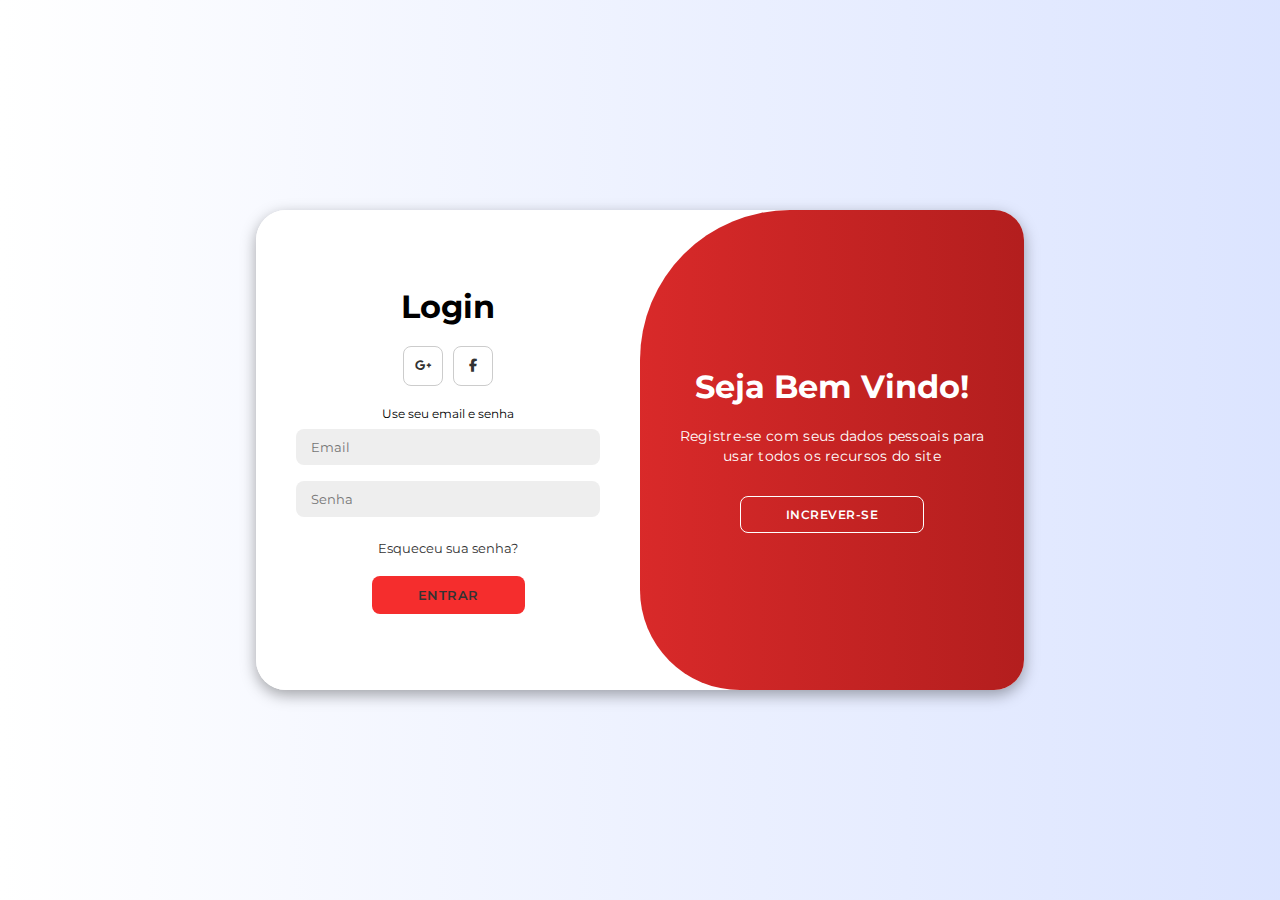
<file: Home fixa/login/index.html>
<!DOCTYPE html>
<html lang="pt-br">

<head>
    <meta charset="UTF-8">
    <meta name="viewport" content="width=device-width, initial-scale=1.0">
    <link rel="stylesheet" href="https://cdnjs.cloudflare.com/ajax/libs/font-awesome/6.4.2/css/all.min.css">
    <link rel="stylesheet" href="style.css">
    <title> Hemonúcleo 🩸💉</title>
</head>

<body>

    <div class="container" id="container">
        <div class="form-container sign-up">
            <form>
                <h1>Crie sua conta</h1>
                <div class="social-icons">
                    <a href="#" class="icon"><i class="fa-brands fa-google-plus-g"></i></a>
                    <a href="#" class="icon"><i class="fa-brands fa-facebook-f"></i></a>
                </div>
                <span>Use seu CNPJ para se resgistra</span>
                <input type="text"id="nome" placeholder="Nome" required>
                <input type="email" id="email" placeholder="Email">
                <input type="password" placeholder="Senha">
                <input type="text" id="cnpj" placeholder="CNPJ"  pattern="[0-9]{2}[\.]?[0-9]{3}[\.]?[0-9]{3}[\/]?[0-9]{4}[-]?[0-9]{2}" required>
                <button>Increver-se</button>
            </form>
        </div>
        <div class="form-container sign-in">
            <form>
                <h1>Login</h1>
                <div class="social-icons">
                    <a href="#" class="icon"><i class="fa-brands fa-google-plus-g"></i></a>
                    <a href="#" class="icon"><i class="fa-brands fa-facebook-f"></i></a>
                </div>
                <span>Use seu email e senha</span>
                <input type="email" id="email" placeholder="Email" required>
                <input type="password" placeholder="Senha" required>
                <a href="#">Esqueceu sua senha?</a>
                <button><a href="../hemonuArearestre/hemo.html">Entrar</a></button>
            </form>
        </div>
        <div class="toggle-container">
            <div class="toggle">
                <div class="toggle-panel toggle-left">
                    <h1>Bem vindo de Volta!</h1>
                    <p>Insira seus dados pessoais para usar todos os recursos do site</p>
                    <button class="hidden" id="login">Login</button>
                </div>
                <div class="toggle-panel toggle-right">
                    <h1>Seja Bem Vindo!</h1>
                    <p>Registre-se com seus dados pessoais para usar todos os recursos do site</p>
                    <button class="hidden" id="register">Increver-se</button>
                </div>
            </div>
        </div>
    </div>

    <script src="script.js"></script>
</body>
</html>
</file>
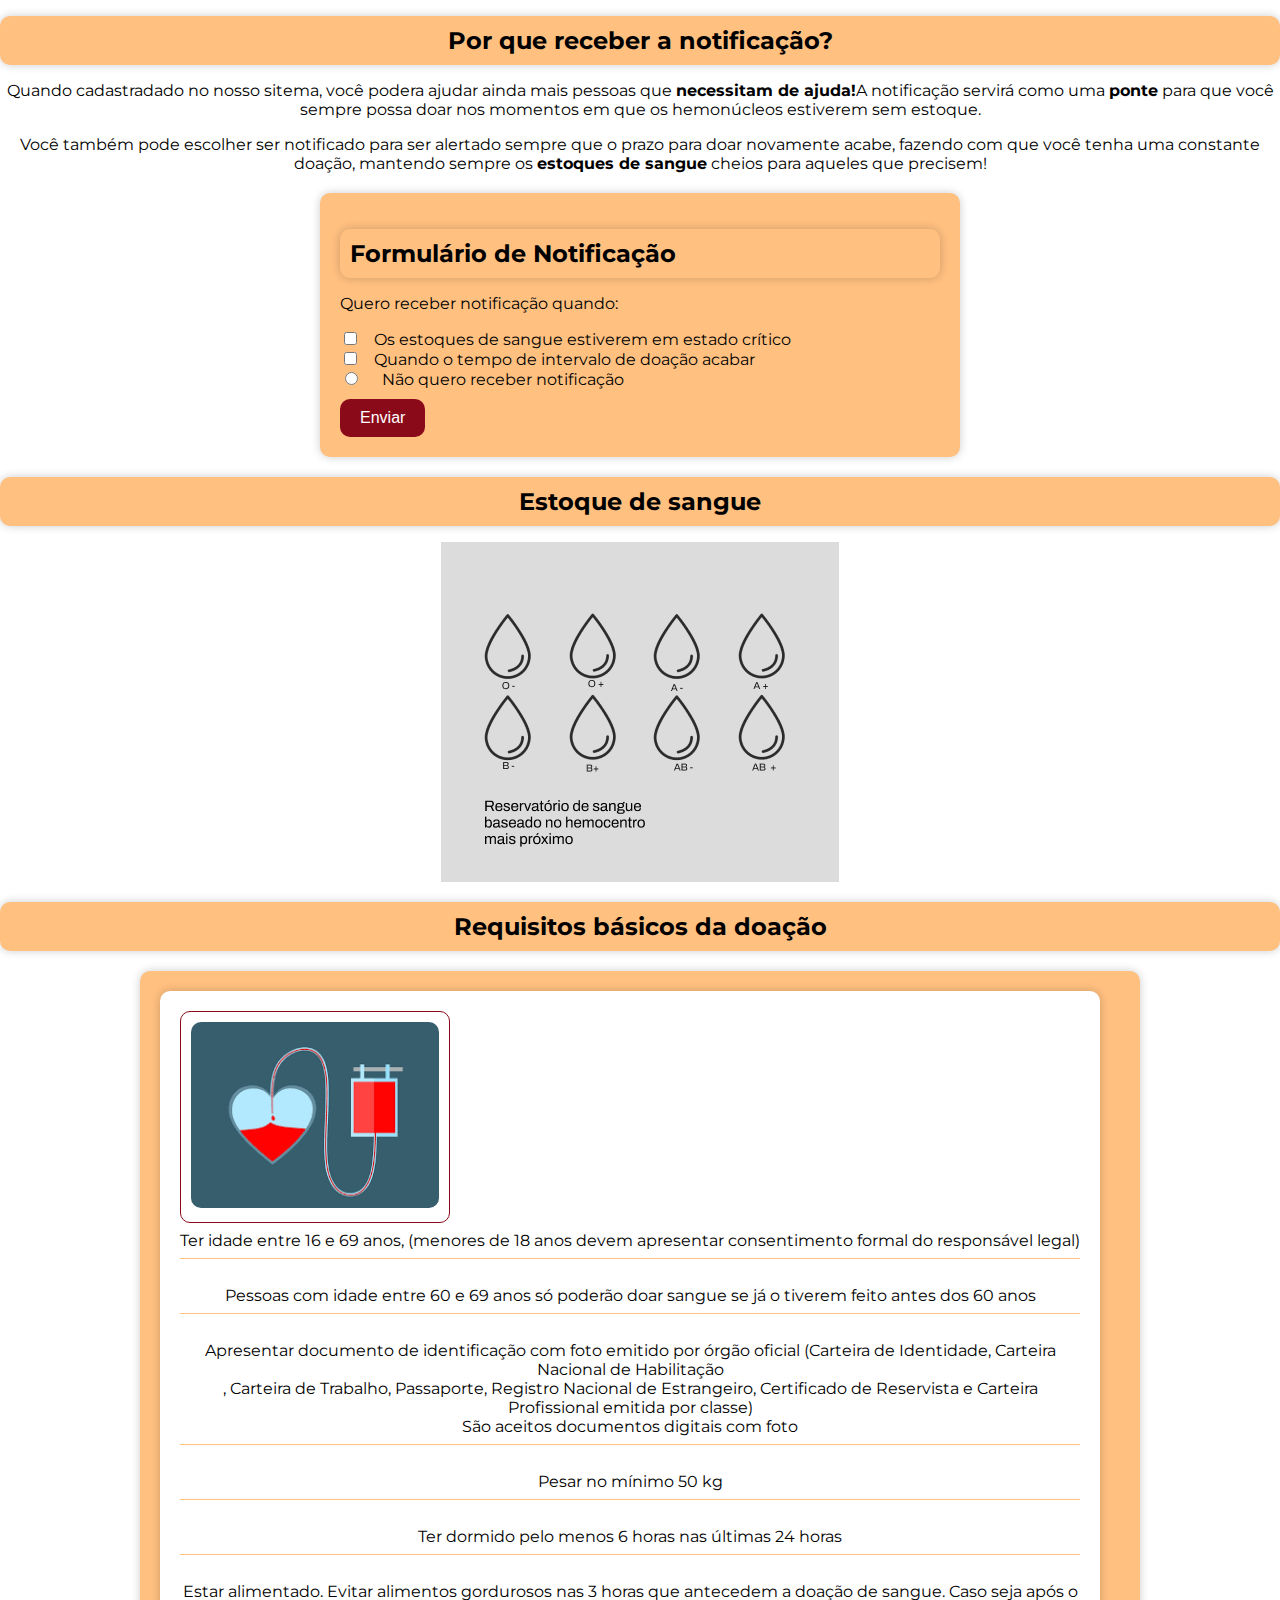
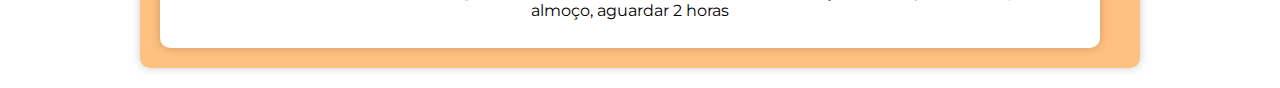
<file: Home fixa/doadorArearestre/doador.html>
<!DOCTYPE html>
<html lang="pt-br">
<head>
    <meta charset="UTF-8">
    <meta name="viewport" content="width=device-width, initial-scale=1.0">
    <style>
        @import url('https://fonts.googleapis.com/css2?family=Montserrat:ital,wght@0,100..900;1,100..900&display=swap');
        </style>
    <title>Revitalize blood</title>
    <link rel="stylesheet" href="doador.css">
</head>
<body>
    <h1 id="h1not">Por que receber a notificação?</h1>
    <p id="nottext">Quando cadastradado no nosso sitema, você podera ajudar ainda mais pessoas que <strong>necessitam de ajuda!</strong>A notificação servirá como uma <strong>ponte</strong> para que você sempre possa doar nos momentos em que os hemonúcleos estiverem sem estoque.<br>
    <p id="nottex">Você também pode escolher ser notificado para ser alertado sempre que o prazo para doar novamente acabe, fazendo com que você tenha uma constante doação, mantendo sempre os <strong>estoques de sangue</strong> cheios para aqueles que precisem!</p>
    </p>
    <form>
        <h1>Formulário de Notificação</h1>
        <p id="nottext">Quero receber notificação quando:</p>
        <input type="checkbox" name="escolha" id="inputnot">
        <label for="escolha">Os estoques de sangue estiverem em estado crítico</label>
        <br>
        <input type="checkbox" name="escolha" id="inputnot">
        <label for="escolha">Quando o tempo de intervalo de doação acabar</label>
        <br>
        <input type="radio" name="escolha" id="inputnot">
        <label for="escolha">Não quero receber notificação</label><br>
        <button id="buttnot">Enviar</button>




    </form>
    <h1 id="mapheader">Estoque de sangue</h1>
    <div class="img">
      <img src="estoque de sangue.png" alt="Estoque de Sangue">
    </div>

    <h1 id="reqheader">Requisitos básicos da doação</h1>

    <div class="container">
        <section id="reqmae">
            <div id="reqtext">
                <article id="img"><img src="images.png" alt=""></article>
    <ul>
        <li>
            Ter idade entre 16 e 69 anos, (menores de 18 anos devem apresentar consentimento formal do responsável legal)
        </li><br>
        <li>Pessoas com idade entre 60 e 69 anos só poderão doar sangue se já o tiverem feito antes dos 60 anos</li><br>
        <li>Apresentar documento de identificação com foto emitido por órgão oficial (Carteira de Identidade, Carteira Nacional de Habilitação<br>, Carteira de Trabalho, Passaporte, Registro Nacional de Estrangeiro, Certificado de Reservista e Carteira Profissional emitida por classe)<br> 
            São aceitos documentos digitais com foto</li><br>
        <li>Pesar no mínimo 50 kg</li><br>
        <li>Ter dormido pelo menos 6 horas nas últimas 24 horas</li><br>
        <li>Estar alimentado. Evitar alimentos gordurosos nas 3 horas que antecedem a doação de sangue. Caso seja após o almoço, aguardar 2 horas</li>
    </ul>
</div>
    </section>
</div>
</body>
</html>
</file>
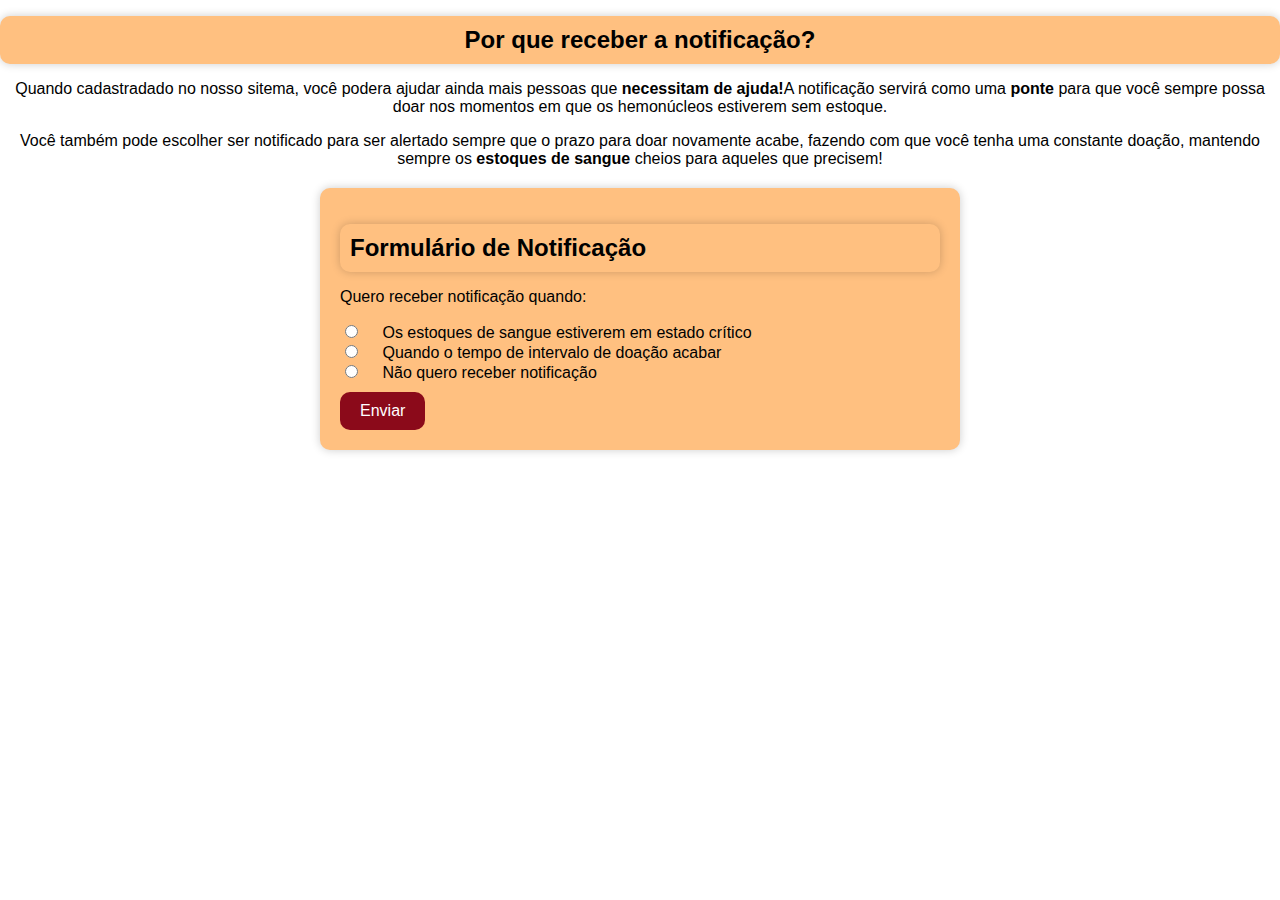
<file: Home fixa/doadorArearestre/form.html>
<!DOCTYPE html>
<html lang="en">
<head>
    <meta charset="UTF-8">
    <meta name="viewport" content="width=device-width, initial-scale=1.0">
    <title>form</title>
    <link rel="stylesheet" href="styles.css">

</head>
<body>
    <h1>Por que receber a notificação?</h1>
    <p>Quando cadastradado no nosso sitema, você podera ajudar ainda mais pessoas que <strong>necessitam de ajuda!</strong>A notificação servirá como uma <strong>ponte</strong> para que você sempre possa doar nos momentos em que os hemonúcleos estiverem sem estoque.<br>
    <p>Você também pode escolher ser notificado para ser alertado sempre que o prazo para doar novamente acabe, fazendo com que você tenha uma constante doação, mantendo sempre os <strong>estoques de sangue</strong> cheios para aqueles que precisem!</p>
    </p>
    <form>
        <h1>Formulário de Notificação</h1>
        <p>Quero receber notificação quando:</p>
        <input type="radio" name="escolha" id="inputnot">
        <label for="escolha">Os estoques de sangue estiverem em estado crítico</label>
        <br>
        <input type="radio" name="escolha" id="inputnot">
        <label for="escolha">Quando o tempo de intervalo de doação acabar</label>
        <br>
        <input type="radio" name="escolha" id="inputnot">
        <label for="escolha">Não quero receber notificação</label><br>
        <button id="buttnot">Enviar</button>




    </form>
</body>
</html>
</file>
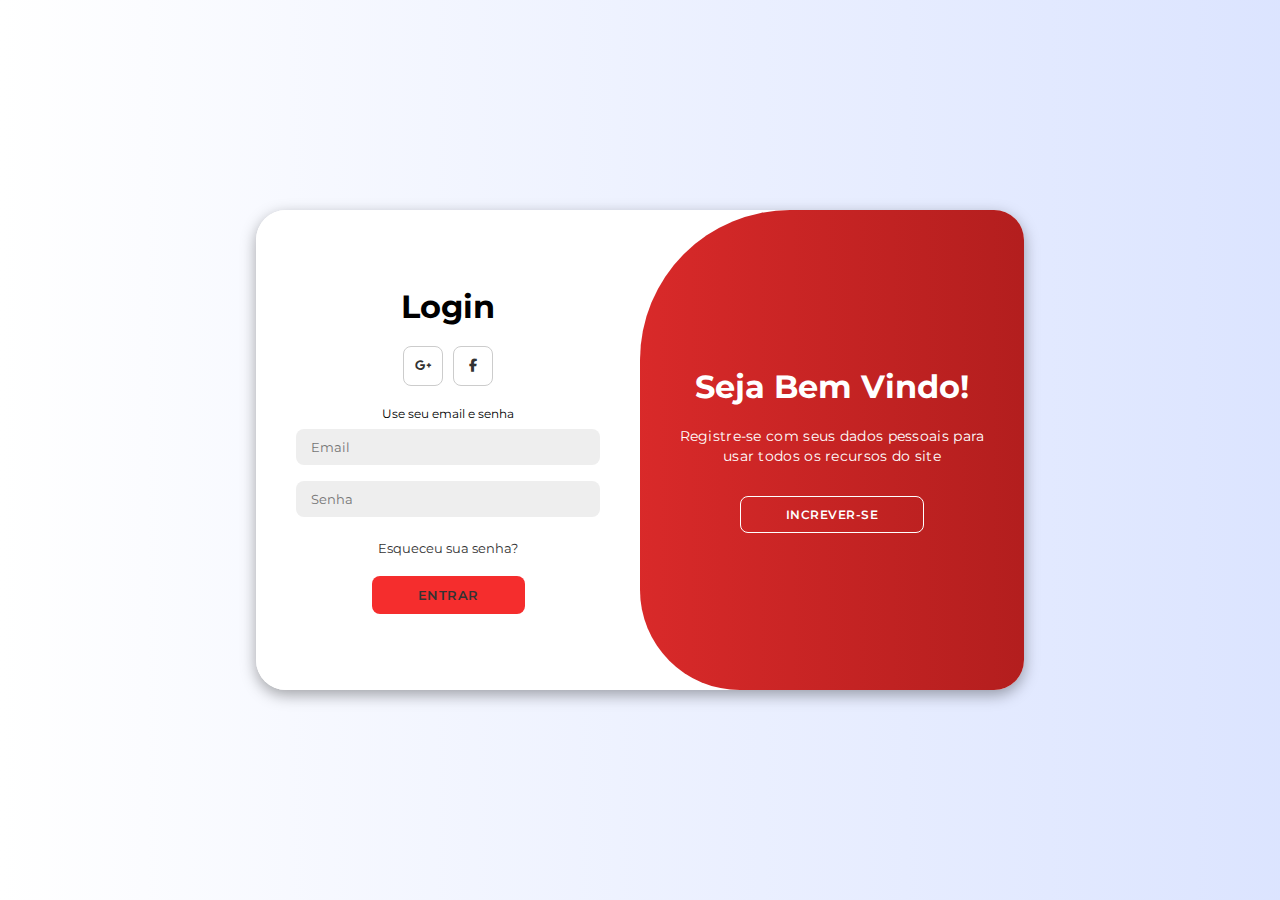
<file: Home fixa/doadorLogin/doador.html>
<!DOCTYPE html>
<html lang="pt-br">

<head>
    <meta charset="UTF-8">
    <meta name="viewport" content="width=device-width, initial-scale=1.0">
    <link rel="stylesheet" href="https://cdnjs.cloudflare.com/ajax/libs/font-awesome/6.4.2/css/all.min.css">
    <link rel="stylesheet" href="doador.css">
    <title> Doador 🩸💉</title>
</head>

<body>

    <div class="container" id="container">
        <div class="form-container sign-up">
            <form>
                <h1>Crie sua conta</h1>
                <div class="social-icons">
                    <a href="#" class="icon"><i class="fa-brands fa-google-plus-g"></i></a>
                    <a href="#" class="icon"><i class="fa-brands fa-facebook-f"></i></a>
                </div>
                <span>Use seu Celular para se resgistra</span>
                <input type="text" placeholder="Nome" required>
                <input type="email" id="email" placeholder="Email">
                <input type="password"  placeholder="Senha">
                <input type="text" id="cel" placeholder="Celular" pattern="\([0-9]{2} [\s] [0-9] {5}- [0-9] {4})" required  >
                <button>Increver-se</button>
            </form>
        </div>
        <div class="form-container sign-in">
            <form>
                <h1>Login</h1>
                <div class="social-icons">
                    <a href="#" class="icon"><i class="fa-brands fa-google-plus-g"></i></a>
                    <a href="#" class="icon"><i class="fa-brands fa-facebook-f"></i></a>
                </div>
                <span>Use seu email e senha</span>
                <input type="email" id="email" placeholder="Email" required>
                <input type="password" placeholder="Senha" required>
                <a href="#">Esqueceu sua senha?</a>
                <button><a href="../doadorArearestre/doador.html">Entrar</a></button>
            </form>
        </div>
        <div class="toggle-container">
            <div class="toggle">
                <div class="toggle-panel toggle-left">
                    <h1>Bem vindo de Volta!</h1>
                    <p>Insira seus dados pessoais para usar todos os recursos do site</p>
                    <button class="hidden" id="login">Login</button>
                </div>
                <div class="toggle-panel toggle-right">
                    <h1>Seja Bem Vindo!</h1>
                    <p>Registre-se com seus dados pessoais para usar todos os recursos do site</p>
                    <button class="hidden" id="register">Increver-se</button>
                </div>
            </div>
        </div>
    </div>

    <script src="doador.js"></script>
</body>
</html>
</file>
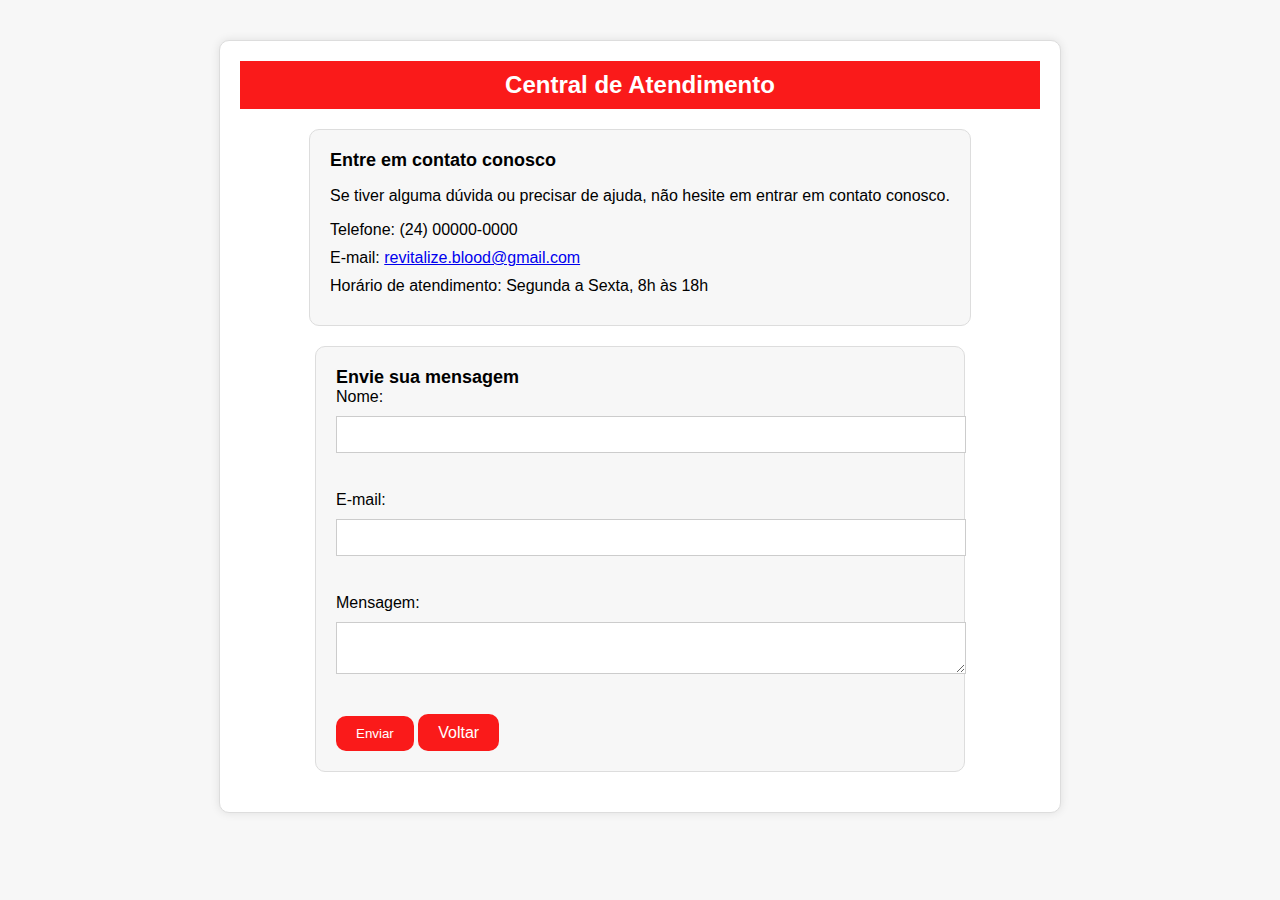
<file: Home fixa/hemonuArearestre/central.html>
<!DOCTYPE html>
<html lang="pt-br">
<head>
    <meta charset="UTF-8">
    <meta name="viewport" content="width=device-width, initial-scale=1.0">
    <title>Central de Atendimento</title>
    <link rel="stylesheet" href="central.css">
</head>
<body>
    <div class="container">
        <header>
            <h1>Central de Atendimento</h1>
        </header>
        <main>
            <section class="atendimento">
                <h2>Entre em contato conosco</h2>
                <p>Se tiver alguma dúvida ou precisar de ajuda, não hesite em entrar em contato conosco.</p>
                <ul>
                    <li>Telefone: (24) 00000-0000</li>
                    <li> E-mail: <a href="mailto:revitalize.blood@gmail.com">revitalize.blood@gmail.com</a></li>
                    <li>Horário de atendimento: Segunda a Sexta, 8h às 18h</li>
                </ul>
            </section>
            <section class="form largura-mensagem">
                <h2>Envie sua mensagem</h2>
                <form>
                    <label for="nome">Nome:</label>
                    <input type="text" id="nome" name="nome"><br><br>
                    <label for="email">E-mail:</label>
                    <input type="email" id="email" name="email"><br><br>
                    <label for="mensagem">Mensagem:</label>
                    <textarea id="mensagem" name="mensagem"></textarea><br><br>
                    <button class="botao-voltar" type="submit">Enviar</button>
                    <a  class="botao-voltar" href="./hemo.html">Voltar</a>
                </form>
            </section>
        </main>
    </div>
</body>
</html>
</file>
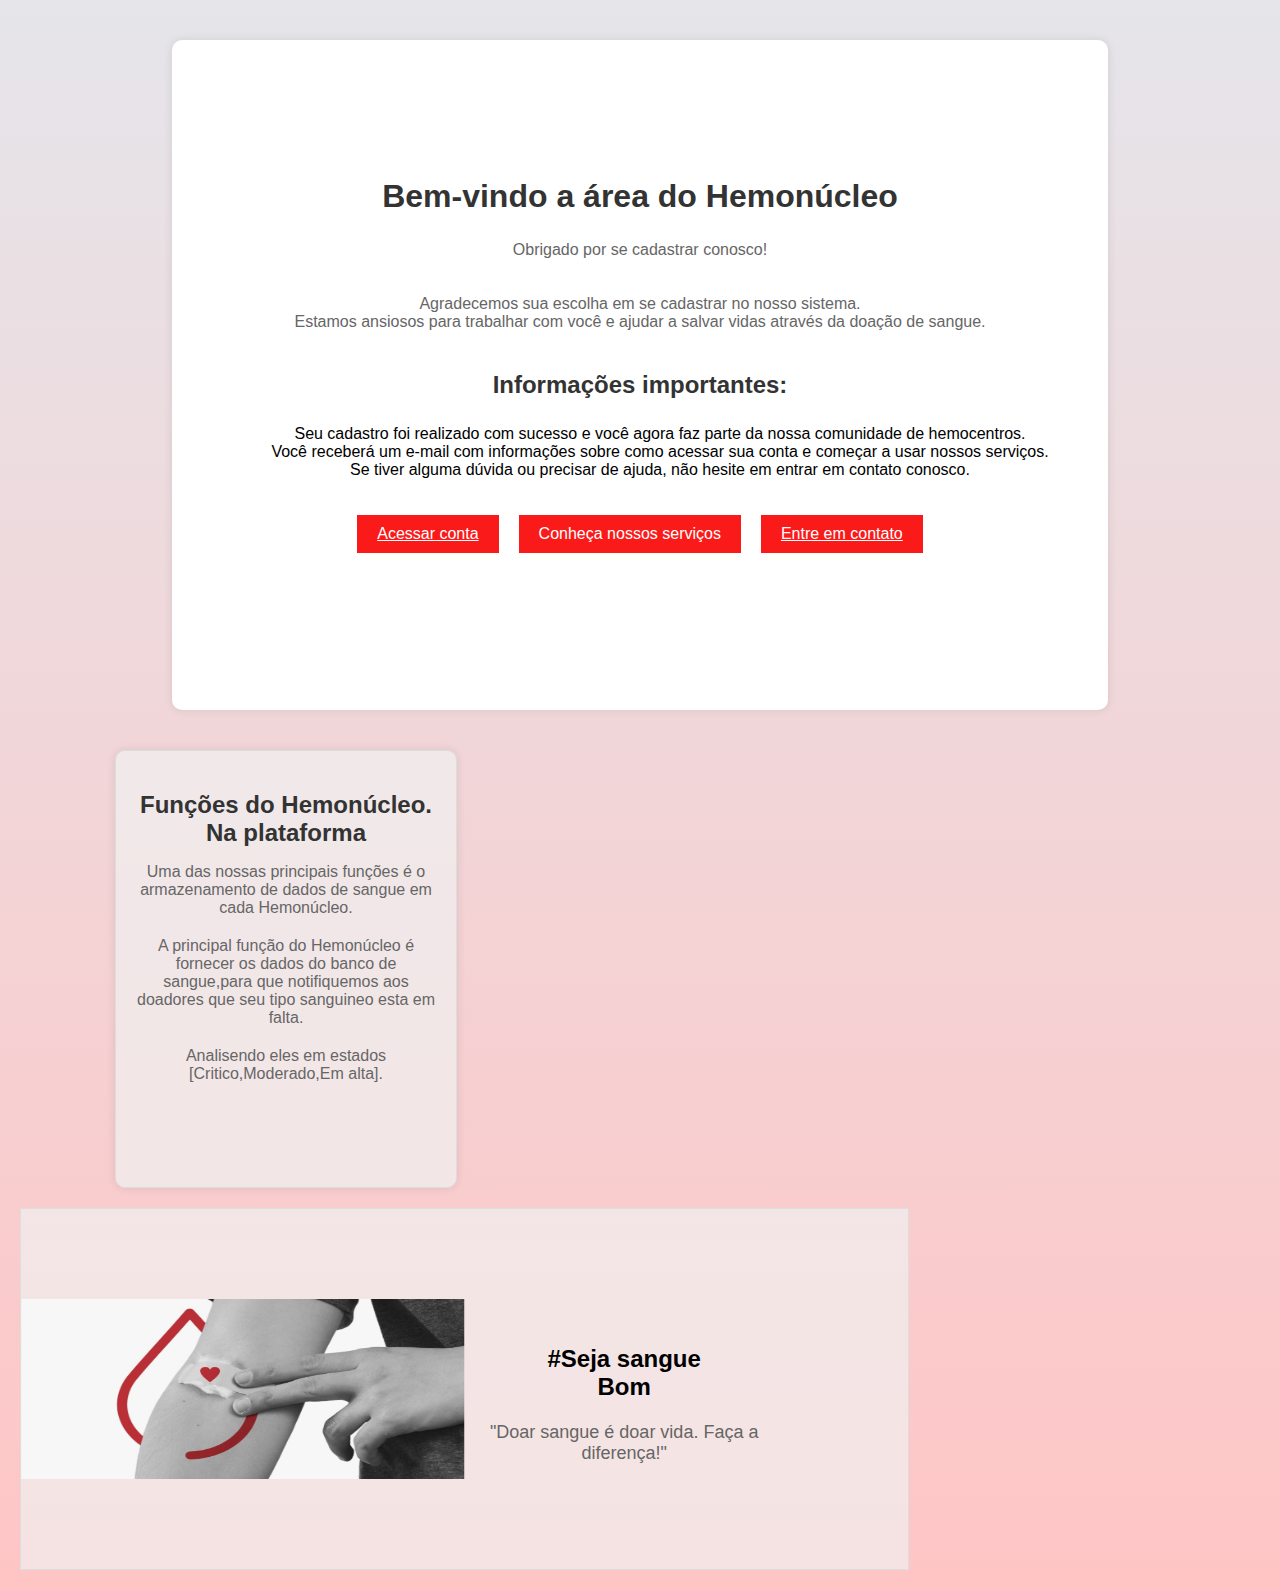
<file: Home fixa/hemonuArearestre/hemo.html>
<!DOCTYPE html>
<html lang="pt-br">
<head>
    <meta charset="UTF-8">
    <meta name="viewport" content="width=device-width, initial-scale=1.0">
    <link rel="stylesheet" href="hemo.css">
    <title>Hemonúcleo</title>
</head>
<body>
    <div class="container">
        <h1>Bem-vindo a área do Hemonúcleo</h1>
        <p>Obrigado por se cadastrar conosco!</p>
        <p>Agradecemos sua escolha em se cadastrar no nosso sistema. <br>Estamos ansiosos para trabalhar com você e ajudar a salvar vidas através da doação de sangue.</p>
        <h2>Informações importantes:</h2>
        <ul class="list">
         <li>Seu cadastro foi realizado com sucesso e você agora faz parte da nossa comunidade de hemocentros.</li>
         <li>Você receberá um e-mail com informações sobre como acessar sua conta e começar a usar nossos serviços.</li>
         <li>Se tiver alguma dúvida ou precisar de ajuda, não hesite em entrar em contato conosco.</li>
        </ul>
        <div class="botoes">
         <a class="botao"  href="../FORM/INDEX.HTML">Acessar conta</a>
         <a class="botao" >Conheça nossos serviços</a>
         <a class="botao" href="./central.html">Entre em contato</a>
        </div>
    </div>
    <aside id="funcoes-hemonucleo" class="aside">
        <h2>Funções do Hemonúcleo. <br> Na plataforma</h2>
        <p>Uma das nossas principais funções é o armazenamento de dados de sangue em cada Hemonúcleo.</p>
        <p>A principal função do Hemonúcleo é fornecer os dados do banco de sangue,para que notifiquemos aos doadores que seu tipo sanguineo esta em falta.</p>
        <p>Analisendo eles em estados [Critico,Moderado,Em alta].</p>
    </aside>
    <div class="retangulo-horizontal">
        <img src="imagem do retangulo.jfif" alt="Imagem dentro do retângulo">
        <h2 class="titulo">#Seja sangue <br> Bom</h2>
        <p class="frase-motivacional">"Doar sangue é doar vida. Faça a diferença!"</p>
    </div>
</body>
</html>
</file>
<file: Home fixa/login/style.css>
@import url('https://fonts.googleapis.com/css2?family=Montserrat:wght@300;400;500;600;700&display=swap');

*{
    margin: 0;
    padding: 0;
    box-sizing: border-box;
    font-family: 'Montserrat', sans-serif;
}

body{
    background-color: #c9d6ff;
    background: linear-gradient(to right, #ffffff, #c9d6ffa7);
    display: flex;
    align-items: center;
    justify-content: center;
    flex-direction: column;
    height: 100vh;
}

.container{
    background-color: #fff;
    border-radius: 30px;
    box-shadow: 0 5px 15px rgba(0, 0, 0, 0.35);
    position: relative;
    overflow: hidden;
    width: 768px;
    max-width: 100%;
    min-height: 480px;
}

.container p{
    font-size: 14px;
    line-height: 20px;
    letter-spacing: 0.3px;
    margin: 20px 0;
}

.container span{
    font-size: 12px;
}

.container a{
    color: #333;
    font-size: 13px;
    text-decoration: none;
    margin: 15px 0 10px;
}

.container button{
    background-color: #f52d2d;
    color: #ffffff;
    font-size: 12px;
    padding: 10px 45px;
    border: 1px solid transparent;
    border-radius: 8px;
    font-weight: 600;
    letter-spacing: 0.5px;
    text-transform: uppercase;
    margin-top: 10px;
    cursor: pointer;
}

.container button.hidden{
    background-color: transparent;
    border-color: #fff;
}

.container form{
    background-color: #fff;
    display: flex;
    align-items: center;
    justify-content: center;
    flex-direction: column;
    padding: 0 40px;
    height: 100%;
}

.container input{
    background-color: #eee;
    border: none;
    margin: 8px 0;
    padding: 10px 15px;
    font-size: 13px;
    border-radius: 8px;
    width: 100%;
    outline: none;
}

.form-container{
    position: absolute;
    top: 0;
    height: 100%;
    transition: all 0.6s ease-in-out;
}

.sign-in{
    left: 0;
    width: 50%;
    z-index: 2;
}

.container.active .sign-in{
    transform: translateX(100%);
}

.sign-up{
    left: 0;
    width: 50%;
    opacity: 0;
    z-index: 1;
}

.container.active .sign-up{
    transform: translateX(100%);
    opacity: 1;
    z-index: 5;
    animation: move 0.6s;
}

@keyframes move{
    0%, 49.99%{
        opacity: 0;
        z-index: 1;
    }
    50%, 100%{
        opacity: 1;
        z-index: 5;
    }
}

.social-icons{
    margin: 20px 0;
}

.social-icons a{
    border: 1px solid #ccc;
    border-radius: 20%;
    display: inline-flex;
    justify-content: center;
    align-items: center;
    margin: 0 3px;
    width: 40px;
    height: 40px;
}

.toggle-container{
    position: absolute;
    top: 0;
    left: 50%;
    width: 50%;
    height: 100%;
    overflow: hidden;
    transition: all 0.6s ease-in-out;
    border-radius: 150px 0 0 100px;
    z-index: 1000;
}

.container.active .toggle-container{
    transform: translateX(-100%);
    border-radius: 0 150px 100px 0;
}

.toggle{
    background-color: #ffffff;
    height: 100%;
    background: linear-gradient(to right, #ff3535, #b31e1e);
    color: #fff;
    position: relative;
    left: -100%;
    height: 100%;
    width: 200%;
    transform: translateX(0);
    transition: all 0.6s ease-in-out;
}

.container.active .toggle{
    transform: translateX(50%);
}

.toggle-panel{
    position: absolute;
    width: 50%;
    height: 100%;
    display: flex;
    align-items: center;
    justify-content: center;
    flex-direction: column;
    padding: 0 30px;
    text-align: center;
    top: 0;
    transform: translateX(0);
    transition: all 0.6s ease-in-out;
}

.toggle-left{
    transform: translateX(-200%);
}

.container.active .toggle-left{
    transform: translateX(0);
}

.toggle-right{
    right: 0;
    transform: translateX(0);
}

.container.active .toggle-right{
    transform: translateX(200%);
}
</file>
<file: Home fixa/doadorArearestre/doador.css>
:root {
  --vermelho-escuro: #8B0A1A;
  --vermelho-claro: #FFC080;
  --branco: #FFFFFF;
  --preto: #000000;
}

body {
  font-family: 'Montserrat', sans-serif;
  background-color: var(--branco);
  color: var(--preto);
  margin: 0;
  padding: 0;
  text-align: center;
}

h1 {
  background-color: var(--vermelho-claro);
  padding: 10px;
  border-radius: 10px;
  box-shadow: 0 0 10px rgba(0, 0, 0, 0.2);
  font-size: 1.5rem;
}

p {
  font-size: 1rem;
  margin: 1rem 0;
}

strong {
  font-weight: bold;
}

form {
  background-color: var(--vermelho-claro);
  padding: 20px;
  border-radius: 10px;
  box-shadow: 0 0 10px rgba(0, 0, 0, 0.2);
  width: 80%;
  max-width: 600px;
  margin: 20px auto;
  text-align: left;
}

label {
  margin-left: 10px;
}

input[type="radio"] {
  margin-right: 10px;
}

button {
  background-color: var(--vermelho-escuro);
  color: var(--branco);
  border: none;
  padding: 10px 20px;
  border-radius: 10px;
  cursor: pointer;
  font-size: 1rem;
  margin-top: 10px;
}

button:hover {
  background-color: var(--vermelho-claro);
}

.container {
  display: flex;
  justify-content: center;
  align-items: flex-start;
  width: 80vw;
  max-width: 1000px;
  margin: 20px auto;
}

#reqmae {
  background-color: var(--vermelho-claro);
  padding: 20px;
  border-radius: 10px;
  box-shadow: 0 0 10px rgba(0, 0, 0, 0.2);
  width: 100%;
  height: auto;
  display: flex;
  align-items: flex-start;
}

#reqtext {
  background-color: var(--branco);
  padding: 20px;
  border-radius: 10px;
  box-shadow: 0 0 10px rgba(0, 0, 0, 0.2);
  flex: 1;
  margin-right: 20px;
}

#img {
  width: 30%;
  border: 1px solid var(--vermelho-escuro);
  border-radius: 10px;
  padding: 10px;
  box-sizing: border-box;
}

#img img {
  width: 100%;
  height: auto;
  border-radius: 10px;
  object-fit: cover;
}

#reqheader {
  background-color: var(--vermelho-claro);
  padding: 10px;
  border-radius: 10px;
  box-shadow: 0 0 10px rgba(0, 0, 0, 0.2);
  font-size: 1.5rem;
}

ul {
  list-style: none;
  padding: 0;
  margin: 0;
}

li {
  padding: 0.5rem 0;
  border-bottom: 1px solid var(--vermelho-claro);
}

li:last-child {
  border-bottom: none;
}

@media (max-width: 600px) {
  h1 {
      font-size: 1.2rem;
  }

  form {
      width: 90%;
  }

  #reqmae {
      flex-direction: column;
  }

  #img {
      width: 100%;
      margin-bottom: 20px;
  }
}
</file>
<file: Home fixa/doadorArearestre/styles.css>
:root {
    --vermelho-escuro: #8B0A1A;
    --vermelho-claro: #FFC080;
    --branco: #FFFFFF;
    --preto: #000000;
}

body {
    font-family: 'Montserrat', sans-serif;
    background-color: var(--branco);
    color: var(--preto);
    margin: 0;
    padding: 0;
    text-align: center;
}

h1 {
    background-color: var(--vermelho-claro);
    padding: 10px;
    border-radius: 10px;
    box-shadow: 0 0 10px rgba(0, 0, 0, 0.2);
    font-size: 1.5rem;
}

p {
    font-size: 1rem;
    margin: 1rem 0;
}

strong {
    font-weight: bold;
}

form {
    background-color: var(--vermelho-claro);
    padding: 20px;
    border-radius: 10px;
    box-shadow: 0 0 10px rgba(0, 0, 0, 0.2);
    width: 80%;
    max-width: 600px;
    margin: 20px auto;
    text-align: left; /* Alinha o texto dos labels à esquerda */
}

label {
    margin-left: 10px;
}

input[type="radio"] {
    margin-right: 10px;
}

button {
    background-color: var(--vermelho-escuro);
    color: var(--branco);
    border: none;
    padding: 10px 20px;
    border-radius: 10px;
    cursor: pointer;
    font-size: 1rem;
    margin-top: 10px;
}

button:hover {
    background-color: var(--vermelho-claro);
}

@media (max-width: 600px) {
    h1 {
        font-size: 1.2rem;
    }

    form {
        width: 90%;
    }
}
</file>
<file: Home fixa/doadorLogin/doador.css>
@import url('https://fonts.googleapis.com/css2?family=Montserrat:wght@300;400;500;600;700&display=swap');

*{
    margin: 0;
    padding: 0;
    box-sizing: border-box;
    font-family: 'Montserrat', sans-serif;
}

body{
    background-color: #c9d6ff;
    background: linear-gradient(to right, #ffffff, #c9d6ffa7);
    display: flex;
    align-items: center;
    justify-content: center;
    flex-direction: column;
    height: 100vh;
}

.container{
    background-color: #fff;
    border-radius: 30px;
    box-shadow: 0 5px 15px rgba(0, 0, 0, 0.35);
    position: relative;
    overflow: hidden;
    width: 768px;
    max-width: 100%;
    min-height: 480px;
}

.container p{
    font-size: 14px;
    line-height: 20px;
    letter-spacing: 0.3px;
    margin: 20px 0;
}

.container span{
    font-size: 12px;
}

.container a{
    color: #333;
    font-size: 13px;
    text-decoration: none;
    margin: 15px 0 10px;
}

.container button{
    background-color: #f52d2d;
    color: #ffffff;
    font-size: 12px;
    padding: 10px 45px;
    border: 1px solid transparent;
    border-radius: 8px;
    font-weight: 600;
    letter-spacing: 0.5px;
    text-transform: uppercase;
    margin-top: 10px;
    cursor: pointer;
}

.container button.hidden{
    background-color: transparent;
    border-color: #fff;
}

.container form{
    background-color: #fff;
    display: flex;
    align-items: center;
    justify-content: center;
    flex-direction: column;
    padding: 0 40px;
    height: 100%;
}

.container input{
    background-color: #eee;
    border: none;
    margin: 8px 0;
    padding: 10px 15px;
    font-size: 13px;
    border-radius: 8px;
    width: 100%;
    outline: none;
}

.form-container{
    position: absolute;
    top: 0;
    height: 100%;
    transition: all 0.6s ease-in-out;
}

.sign-in{
    left: 0;
    width: 50%;
    z-index: 2;
}

.container.active .sign-in{
    transform: translateX(100%);
}

.sign-up{
    left: 0;
    width: 50%;
    opacity: 0;
    z-index: 1;
}

.container.active .sign-up{
    transform: translateX(100%);
    opacity: 1;
    z-index: 5;
    animation: move 0.6s;
}

@keyframes move{
    0%, 49.99%{
        opacity: 0;
        z-index: 1;
    }
    50%, 100%{
        opacity: 1;
        z-index: 5;
    }
}

.social-icons{
    margin: 20px 0;
}

.social-icons a{
    border: 1px solid #ccc;
    border-radius: 20%;
    display: inline-flex;
    justify-content: center;
    align-items: center;
    margin: 0 3px;
    width: 40px;
    height: 40px;
}

.toggle-container{
    position: absolute;
    top: 0;
    left: 50%;
    width: 50%;
    height: 100%;
    overflow: hidden;
    transition: all 0.6s ease-in-out;
    border-radius: 150px 0 0 100px;
    z-index: 1000;
}

.container.active .toggle-container{
    transform: translateX(-100%);
    border-radius: 0 150px 100px 0;
}

.toggle{
    background-color: #ffffff;
    height: 100%;
    background: linear-gradient(to right, #ff3535, #b31e1e);
    color: #fff;
    position: relative;
    left: -100%;
    height: 100%;
    width: 200%;
    transform: translateX(0);
    transition: all 0.6s ease-in-out;
}

.container.active .toggle{
    transform: translateX(50%);
}

.toggle-panel{
    position: absolute;
    width: 50%;
    height: 100%;
    display: flex;
    align-items: center;
    justify-content: center;
    flex-direction: column;
    padding: 0 30px;
    text-align: center;
    top: 0;
    transform: translateX(0);
    transition: all 0.6s ease-in-out;
}

.toggle-left{
    transform: translateX(-200%);
}

.container.active .toggle-left{
    transform: translateX(0);
}

.toggle-right{
    right: 0;
    transform: translateX(0);
}

.container.active .toggle-right{
    transform: translateX(200%);
}
</file>
<file: Home fixa/hemonuArearestre/central.css>
body {
    font-family: Arial, sans-serif;
    background-color: #f7f7f7;
}

.container {
    max-width: 800px;
    margin: 40px auto;
    padding: 20px;
    background-color: #fff;
    border: 1px solid #ddd;
    border-radius: 10px;
    box-shadow: 0 0 10px rgba(0, 0, 0, 0.1);
}

header {
    background-color: #fa1a1a;
    color: #fff;
    padding: 10px;
    text-align: center;
}

header h1 {
    font-size: 24px;
    margin: 0;
}

main {
    display: flex;
    flex-direction: column;
    align-items: center;
    padding: 20px;
}

.atendimento {
    background-color: #f7f7f7;
    padding: 20px;
    border: 1px solid #ddd;
    border-radius: 10px;
    margin-bottom: 20px;
}

.atendimento h2 {
    font-size: 18px;
    margin: 0;
}

.atendimento ul {
    list-style: none;
    padding: 0;
    margin: 0;
}

.atendimento li {
    margin-bottom: 10px;
}

.form {
    background-color: #f7f7f7;
    padding: 20px;
    border: 1px solid #ddd;
    border-radius: 10px;
}

.form h2 {
    font-size: 18px;
    margin: 0;
}

.form label {
    display: block;
    margin-bottom: 10px;
}

.form input, .form textarea {
    width: 100%;
    padding: 10px;
    margin-bottom: 20px;
    border: 1px solid #ccc;
}

.form button[type="submit"] {
    background-color: #fa1a1a;
    color: #fff;
    padding: 10px 20px;
    border: none;
    border-radius: 10px;
    cursor: pointer;
}

.form button[type="submit"]:hover {
    background-color: #FF6969;
}
.largura-mensagem {
    width: 80%; /* ajuste a largura para 80% da tela */
    margin: 0 auto; /* centralize a seção */
}
.botao-voltar {
    background-color: #fa1a1a;
    color: #fff;
    padding: 10px 20px;
    border: none;
    border-radius: 10px;
    cursor: pointer;
    text-decoration: none;
}

.botao-voltar:hover {
    background-color: #FF6969;
}
</file>
<file: Home fixa/hemonuArearestre/hemo.css>
body {
    font-family: 'Montserrat', sans-serif;
    background: linear-gradient(to top, #FFC5C5, #E5E5EA);
    height: 100vh;
    margin: 0;
  }
  
  .container {
    background-color: #FFFFFF;
    padding: 20px;
    border-radius: 10px;
    box-shadow: 0 0 10px rgba(0, 0, 0, 0.1);
    width: 70%;
    height: 70vh;
    margin: 40px auto;
    display: flex;
    flex-direction: column;
    align-items: center;
    justify-content: center;
  }
  
  h1, h2 {
    color: #333333;
    margin-bottom: 10px;
    text-align: center;
  }
  
  p {
    color: #666666;
    margin-bottom: 20px;
    text-align: center;
  }
  
  .list {
    text-align: center;
  }
  
  .list li {
    display: inline-block;
    margin: 0 20px;
  }
  
  #nosso-servico p {
    color: #333; /* ou qualquer outra cor que você deseje */
  }

  .botoes {
    display: flex;
    justify-content: space-between;
    margin-top: 20px;
    margin-bottom: 40px;
  }
  
  .botao {
    background-color: #fa1a1a;
    color: #FFFFFF;
    border: none;
    padding: 10px 20px;
    font-size: 16px;
    cursor: pointer;
    margin: 0 10px;
  }
  
  .botao:hover {
    background-color: #FF6969;
  }
  
  #funcoes-hemonucleo {
    background-color: #f0f0f0b0;
    padding: 20px;
    border-radius: 10px;
    box-shadow: 0 0 10px rgba(0, 0, 0, 0.1);
    width: 300px;
    margin-left: 115px;
    height: 44%;
    
    float: left; /* adicionado para que o aside flutue à esquerda */
  }
  
.aside {
    max-width: 300px;
    margin: 0 auto;
    padding: 20px;
    background-color: #f7f7f7;
    border: 1px solid #ddd;
    box-shadow: 0 0 10px rgba(0, 0, 0, 0.1);
    border-radius: 10px 10px 10px 10px; /* adiciona bordas arredondadas em todos os cantos */
  }
  .retangulo-horizontal {
    width: 887px;
    height: 360px;
    background-color: #f0f0f0b0;
    border: 1px solid #ddd;
    float: left;
    margin: 20px;
    position: relative;
  }
  
  .retangulo-horizontal img {
    width: 50%;
    height: 50%;
    position: absolute;
    top: 50%;
    left: 25%;
    transform: translate(-50%, -50%);
  }
  
  .titulo {
    position: absolute;
    top: 40%;
    left: 68%;
    transform: translate(-50%, -50%);
    font-size: 24px;
   color: #000000;
  
    padding: 10px;
  }
  
  .frase-motivacional {
    position: absolute;
    top: 60%;
    left: 68%; /* Mudei para 65% para mover a frase para a direita */
    transform: translate(-50%, -50%);
    font-size: 18px;
    color: #666;
    text-align: center;
  }
</file>
